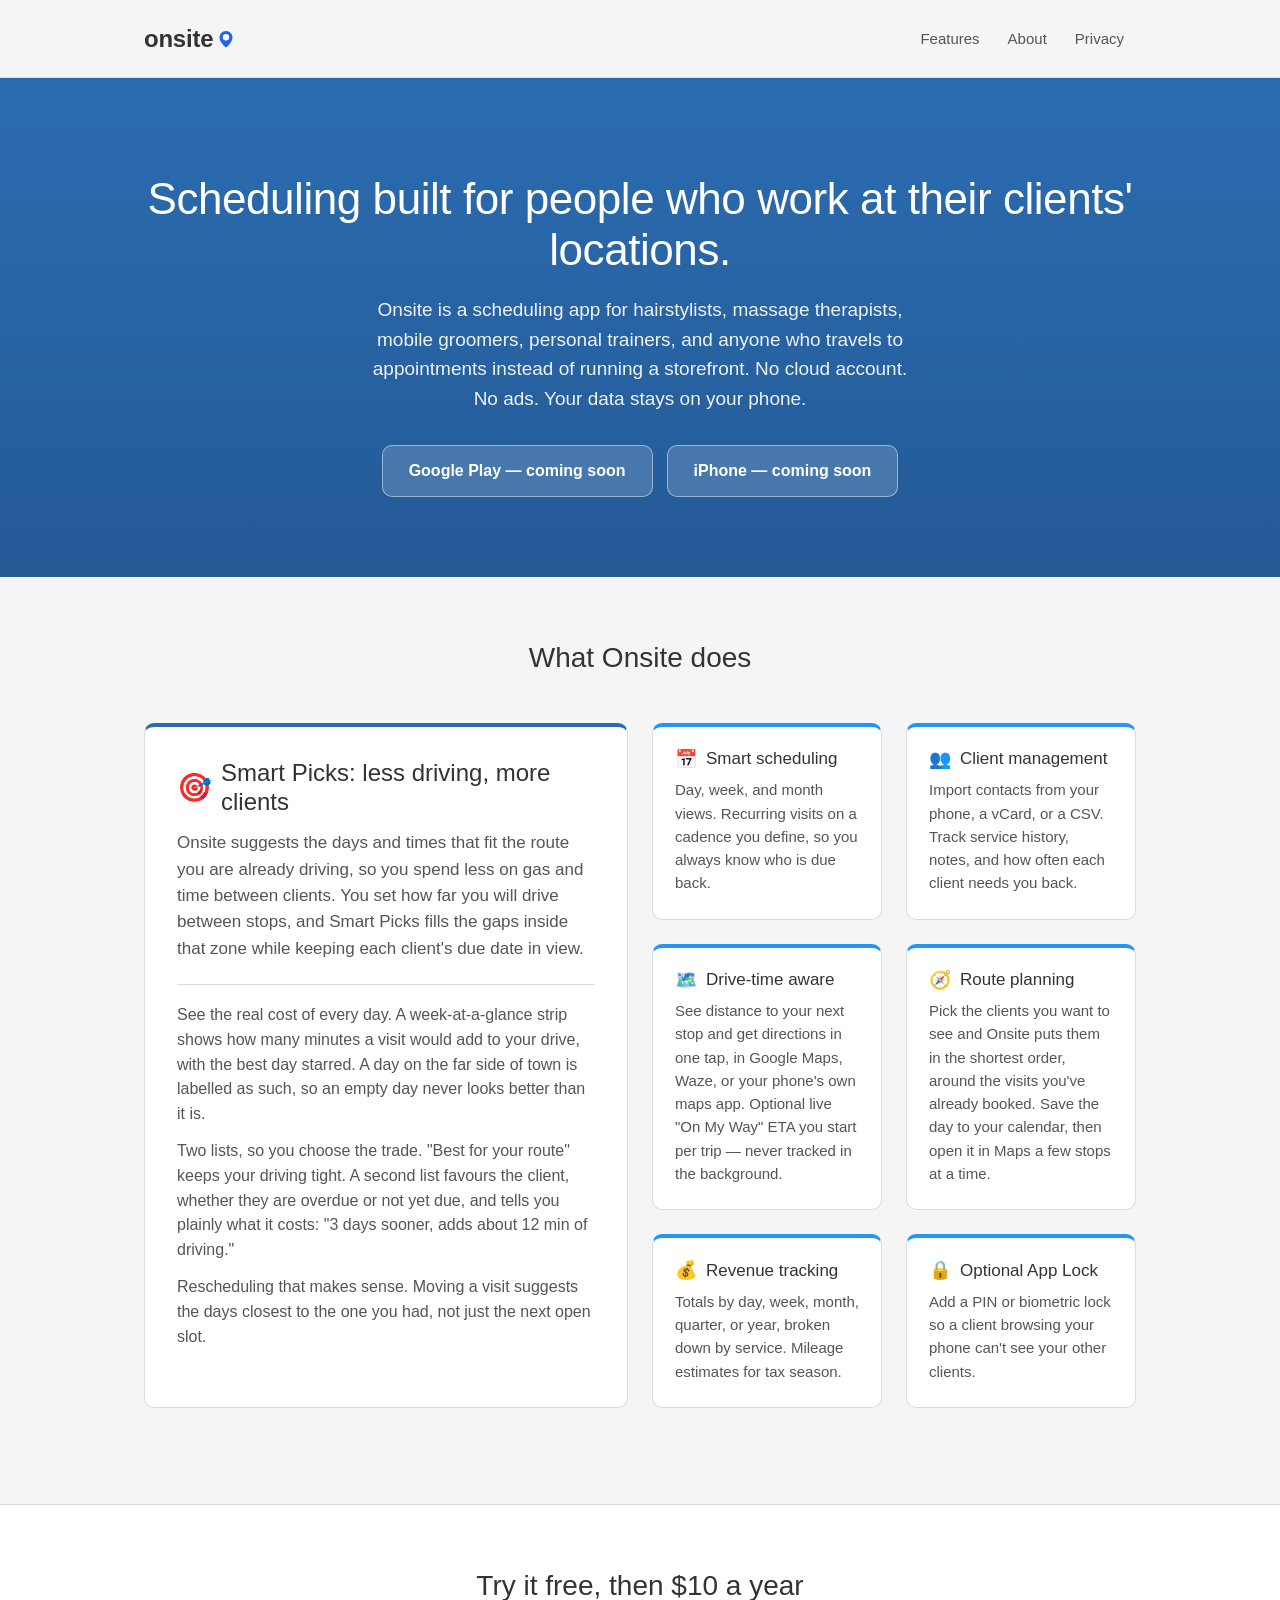
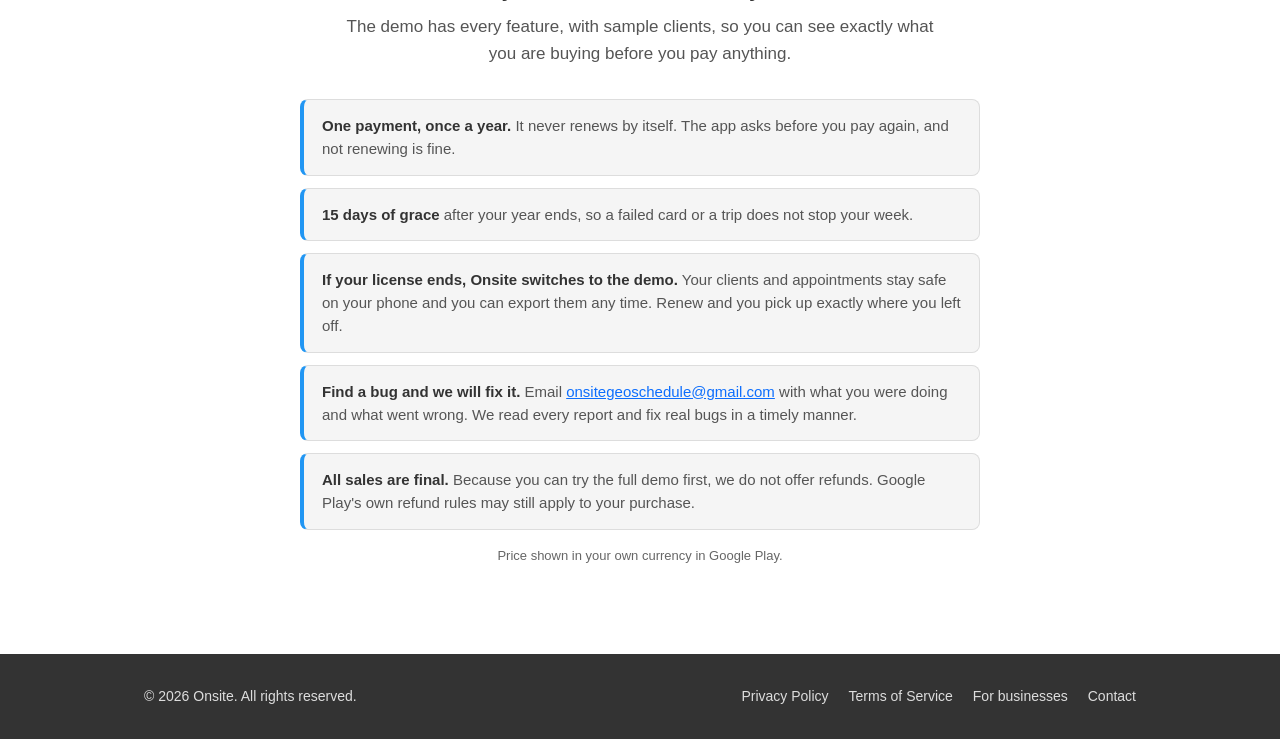
<file: index.html>
<!doctype html>
<html lang="en">
<head>
<meta charset="utf-8">
<meta name="viewport" content="width=device-width, initial-scale=1">
<title>Onsite — Scheduling for mobile service pros</title>
<meta name="description" content="Onsite is a scheduling app for mobile service professionals — hairstylists, massage therapists, groomers, trainers. No cloud account, no ads, your data stays on your phone.">
<link rel="stylesheet" href="https://cdn.jsdelivr.net/npm/bootstrap@5.3.3/dist/css/bootstrap.min.css" integrity="sha384-QWTKZyjpPEjISv5WaRU9OFeRpok6YctnYmDr5pNlyT2bRjXh0JMhjY6hW+ALEwIH" crossorigin="anonymous">
<link rel="stylesheet" href="style.css">
</head>
<body>

<header class="site">
  <div class="wrap site-header-inner">
    <a class="logo" href="index.html">
      <span class="logo-word">onsite</span>
      <svg class="logo-pin" viewBox="0 0 180 180" fill="none" aria-hidden="true">
        <path d="M90 24C60.7 24 37 47.7 37 77c0 39.4 45.3 76 50.6 80.1a3.8 3.8 0 0 0 4.8 0C97.7 153 143 116.4 143 77c0-29.3-23.7-53-53-53Z" fill="#2563eb"/>
        <circle cx="90" cy="76" r="26" fill="#ffffff"/>
      </svg>
    </a>
    <nav class="site-nav nav nav-pills" aria-label="Site">
      <a class="nav-link" href="#features">Features</a>
      <a class="nav-link" href="about.html">About</a>
      <a class="nav-link" href="privacy.html">Privacy</a>
    </nav>
  </div>
</header>

<section class="hero">
  <div class="wrap">
    <h1>Scheduling built for people who work at their clients' locations.</h1>
    <p class="lede">
      Onsite is a scheduling app for hairstylists, massage therapists, mobile groomers,
      personal trainers, and anyone who travels to appointments instead of running a
      storefront. No cloud account. No ads. Your data stays on your phone.
    </p>
    <div class="platform-row">
      <span class="btn disabled">Google Play — coming soon</span>
      <span class="btn disabled">iPhone — coming soon</span>
    </div>
  </div>
</section>

<section class="features" id="features">
  <div class="wrap">
    <h2>What Onsite does</h2>
    <div class="row g-4">
      <div class="col-lg-6">
          <div class="feature-card lead h-100">
              <h3><span class="feature-icon">🎯</span> Smart Picks: less driving, more clients</h3>
              <p>Onsite suggests the days and times that fit the route you are already driving, so you spend less on gas and time between clients. You set how far you will drive between stops, and Smart Picks fills the gaps inside that zone while keeping each client's due date in view.</p>
              <ul class="lead-points">
                <li><strong>See the real cost of every day.</strong> A week-at-a-glance strip shows how many minutes a visit would add to your drive, with the best day starred. A day on the far side of town is labelled as such, so an empty day never looks better than it is.</li>
                <li><strong>Two lists, so you choose the trade.</strong> "Best for your route" keeps your driving tight. A second list favours the client, whether they are overdue or not yet due, and tells you plainly what it costs: "3 days sooner, adds about 12 min of driving."</li>
                <li><strong>Rescheduling that makes sense.</strong> Moving a visit suggests the days closest to the one you had, not just the next open slot.</li>
              </ul>
          </div>
      </div>
      <div class="col-lg-6">
        <div class="row g-4">
          <div class="col-sm-6">
              <div class="feature-card h-100">
                  <h3><span class="feature-icon">📅</span> Smart scheduling</h3>
                  <p>Day, week, and month views. Recurring visits on a cadence you define, so you always know who is due back.</p>
              </div>
          </div>
          <div class="col-sm-6">
              <div class="feature-card h-100">
                  <h3><span class="feature-icon">👥</span> Client management</h3>
                  <p>Import contacts from your phone, a vCard, or a CSV. Track service history, notes, and how often each client needs you back.</p>
              </div>
          </div>
          <div class="col-sm-6">
              <div class="feature-card h-100">
                  <h3><span class="feature-icon">🗺️</span> Drive-time aware</h3>
                  <p>See distance to your next stop and get directions in one tap, in Google Maps, Waze, or your phone's own maps app. Optional live "On My Way" ETA you start per trip — never tracked in the background.</p>
              </div>
          </div>
          <div class="col-sm-6">
              <div class="feature-card h-100">
                  <h3><span class="feature-icon">🧭</span> Route planning</h3>
                  <p>Pick the clients you want to see and Onsite puts them in the shortest order, around the visits you've already booked. Save the day to your calendar, then open it in Maps a few stops at a time.</p>
              </div>
          </div>
          <div class="col-sm-6">
              <div class="feature-card h-100">
                  <h3><span class="feature-icon">💰</span> Revenue tracking</h3>
                  <p>Totals by day, week, month, quarter, or year, broken down by service. Mileage estimates for tax season.</p>
              </div>
          </div>
          <div class="col-sm-6">
              <div class="feature-card h-100">
                  <h3><span class="feature-icon">🔒</span> Optional App Lock</h3>
                  <p>Add a PIN or biometric lock so a client browsing your phone can't see your other clients.</p>
              </div>
          </div>
        </div>
      </div>
    </div>
  </div>
</section>

<section class="pricing" id="pricing">
  <div class="wrap">
    <h2>Try it free, then $10 a year</h2>
    <p class="pricing-lede">The demo has every feature, with sample clients, so you can see exactly what you are buying before you pay anything.</p>
    <ul class="pricing-list">
      <li><strong>One payment, once a year.</strong> It never renews by itself. The app asks before you pay again, and not renewing is fine.</li>
      <li><strong>15 days of grace</strong> after your year ends, so a failed card or a trip does not stop your week.</li>
      <li><strong>If your license ends, Onsite switches to the demo.</strong> Your clients and appointments stay safe on your phone and you can export them any time. Renew and you pick up exactly where you left off.</li>
      <li><strong>Find a bug and we will fix it.</strong> Email <a href="mailto:onsitegeoschedule@gmail.com">onsitegeoschedule@gmail.com</a> with what you were doing and what went wrong. We read every report and fix real bugs in a timely manner.</li>
      <li><strong>All sales are final.</strong> Because you can try the full demo first, we do not offer refunds. Google Play's own refund rules may still apply to your purchase.</li>
    </ul>
    <p class="pricing-note">Price shown in your own currency in Google Play.</p>
  </div>
</section>

<footer class="site">
  <div class="wrap site-footer-inner">
    <span>© 2026 Onsite. All rights reserved.</span>
    <nav>
      <a href="privacy.html">Privacy Policy</a>
      <a href="terms.html">Terms of Service</a>
      <a href="online-booking.html">For businesses</a>
      <a href="mailto:onsitegeoschedule@gmail.com">Contact</a>
    </nav>
  </div>
</footer>

</body>
</html>
</file>
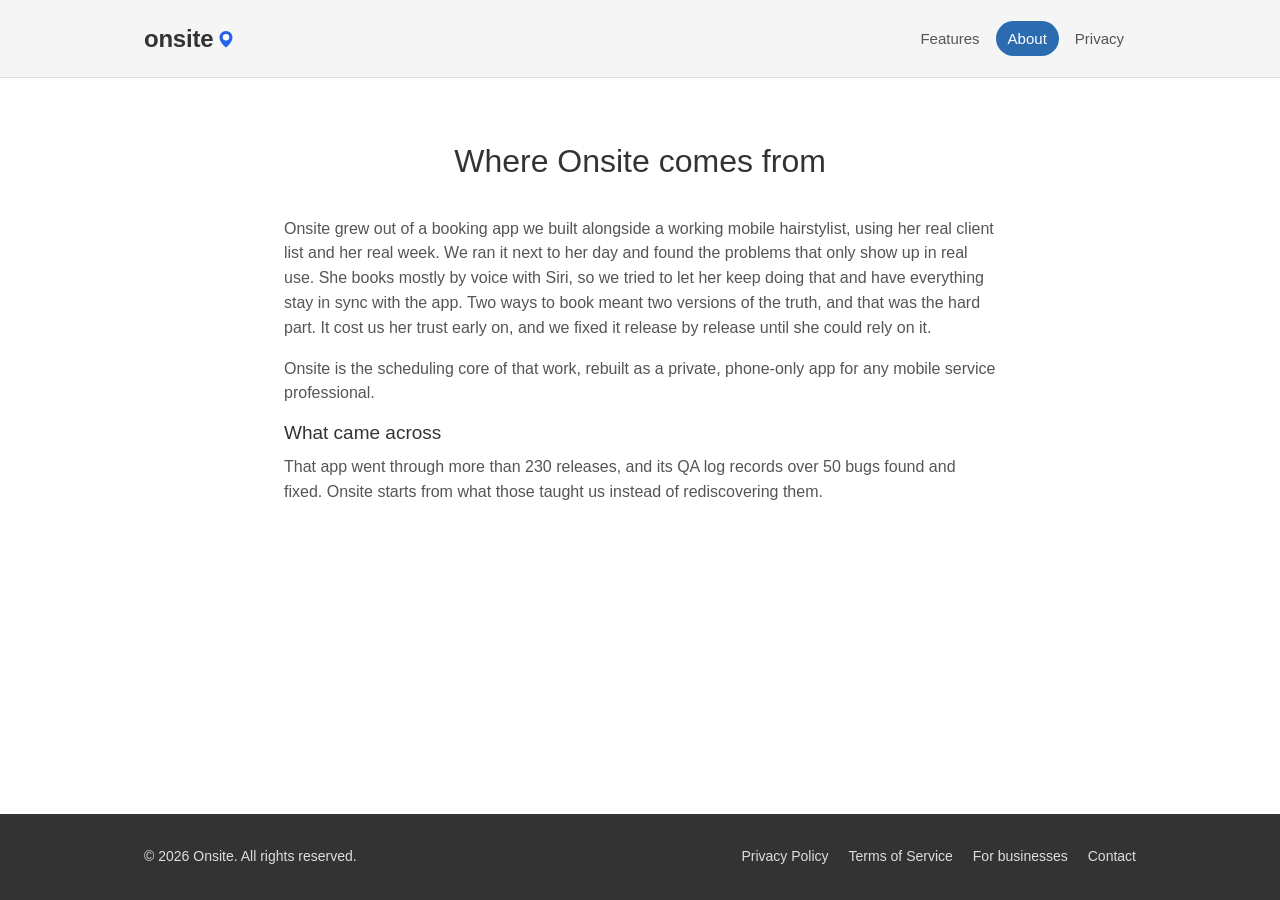
<file: about.html>
<!doctype html>
<html lang="en">
<head>
<meta charset="utf-8">
<meta name="viewport" content="width=device-width, initial-scale=1">
<title>About — Onsite</title>
<meta name="description" content="Where Onsite comes from: a booking app built alongside a working mobile hairstylist.">
<link rel="stylesheet" href="https://cdn.jsdelivr.net/npm/bootstrap@5.3.3/dist/css/bootstrap.min.css" integrity="sha384-QWTKZyjpPEjISv5WaRU9OFeRpok6YctnYmDr5pNlyT2bRjXh0JMhjY6hW+ALEwIH" crossorigin="anonymous">
<link rel="stylesheet" href="style.css">
</head>
<body>

<header class="site">
  <div class="wrap site-header-inner">
    <a class="logo" href="index.html">
      <span class="logo-word">onsite</span>
      <svg class="logo-pin" viewBox="0 0 180 180" fill="none" aria-hidden="true">
        <path d="M90 24C60.7 24 37 47.7 37 77c0 39.4 45.3 76 50.6 80.1a3.8 3.8 0 0 0 4.8 0C97.7 153 143 116.4 143 77c0-29.3-23.7-53-53-53Z" fill="#2563eb"/>
        <circle cx="90" cy="76" r="26" fill="#ffffff"/>
      </svg>
    </a>
    <nav class="site-nav nav nav-pills" aria-label="Site">
      <a class="nav-link" href="index.html#features">Features</a>
      <a class="nav-link active" aria-current="page" href="about.html">About</a>
      <a class="nav-link" href="privacy.html">Privacy</a>
    </nav>
  </div>
</header>

<section class="about" id="about">
  <div class="wrap about-narrow">
    <h1>Where Onsite comes from</h1>
        <p>Onsite grew out of a booking app we built alongside a working mobile hairstylist, using her real client list and her real week. We ran it next to her day and found the problems that only show up in real use. She books mostly by voice with Siri, so we tried to let her keep doing that and have everything stay in sync with the app. Two ways to book meant two versions of the truth, and that was the hard part. It cost us her trust early on, and we fixed it release by release until she could rely on it.</p>
        <p>Onsite is the scheduling core of that work, rebuilt as a private, phone-only app for any mobile service professional.</p>

    <h3>What came across</h3>
    <p>That app went through more than 230 releases, and its QA log records over 50 bugs found and fixed. Onsite starts from what those taught us instead of rediscovering them.</p>

  </div>
</section>

<footer class="site">
  <div class="wrap site-footer-inner">
    <span>© 2026 Onsite. All rights reserved.</span>
    <nav>
      <a href="privacy.html">Privacy Policy</a>
      <a href="terms.html">Terms of Service</a>
      <a href="online-booking.html">For businesses</a>
      <a href="mailto:onsitegeoschedule@gmail.com">Contact</a>
    </nav>
  </div>
</footer>

</body>
</html>
</file>
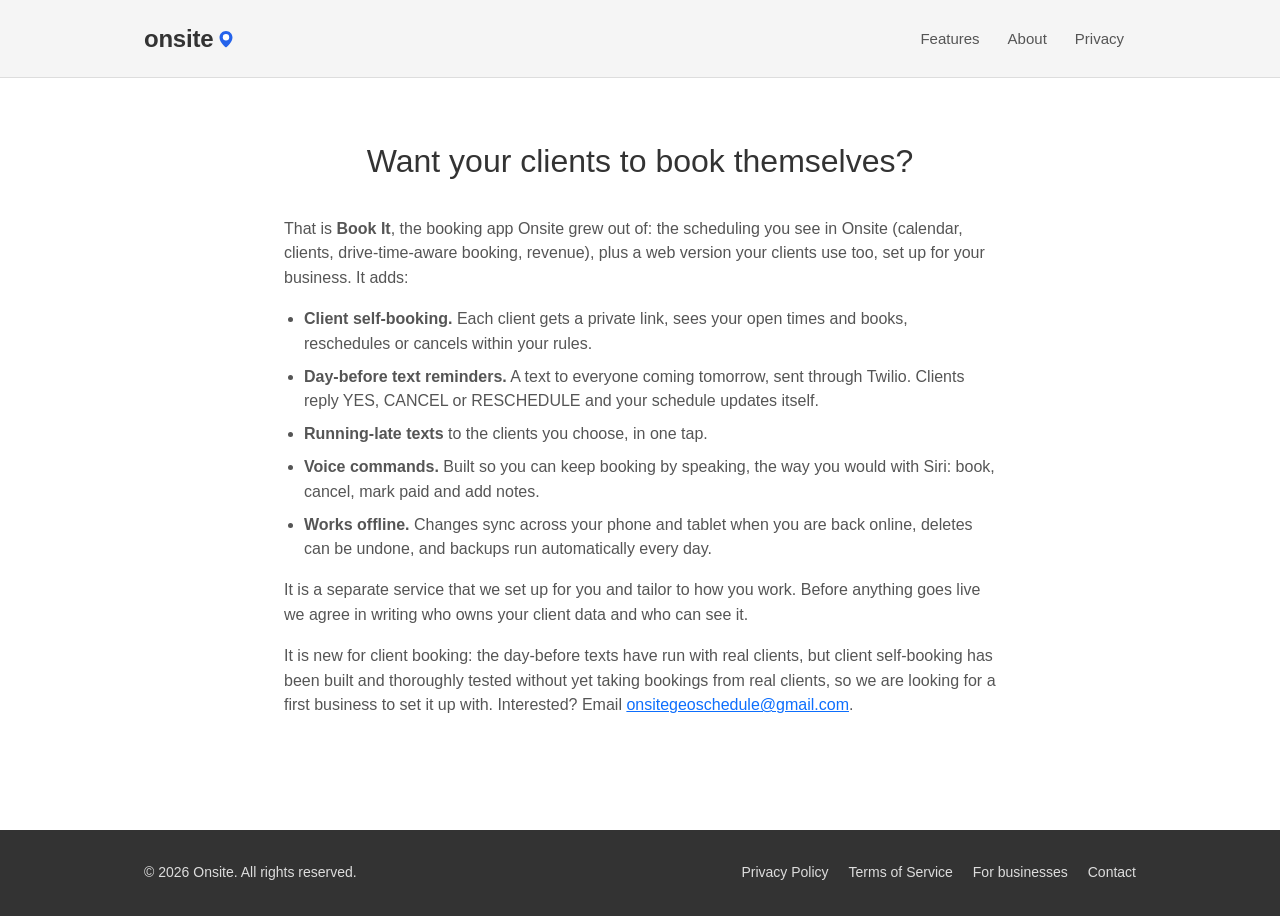
<file: online-booking.html>
<!doctype html>
<html lang="en">
<head>
<meta charset="utf-8">
<meta name="viewport" content="width=device-width, initial-scale=1">
<title>Online booking for your business — Onsite</title>
<meta name="description" content="Online booking set up for your business: your clients see your open times and book, with day-before text reminders.">
<link rel="stylesheet" href="https://cdn.jsdelivr.net/npm/bootstrap@5.3.3/dist/css/bootstrap.min.css" integrity="sha384-QWTKZyjpPEjISv5WaRU9OFeRpok6YctnYmDr5pNlyT2bRjXh0JMhjY6hW+ALEwIH" crossorigin="anonymous">
<link rel="stylesheet" href="style.css">
</head>
<body>

<header class="site">
  <div class="wrap site-header-inner">
    <a class="logo" href="index.html">
      <span class="logo-word">onsite</span>
      <svg class="logo-pin" viewBox="0 0 180 180" fill="none" aria-hidden="true">
        <path d="M90 24C60.7 24 37 47.7 37 77c0 39.4 45.3 76 50.6 80.1a3.8 3.8 0 0 0 4.8 0C97.7 153 143 116.4 143 77c0-29.3-23.7-53-53-53Z" fill="#2563eb"/>
        <circle cx="90" cy="76" r="26" fill="#ffffff"/>
      </svg>
    </a>
    <nav class="site-nav nav nav-pills" aria-label="Site">
      <a class="nav-link" href="index.html#features">Features</a>
      <a class="nav-link" href="about.html">About</a>
      <a class="nav-link" href="privacy.html">Privacy</a>
    </nav>
  </div>
</header>

<section class="about" id="online-booking">
  <div class="wrap about-narrow">
    <h1>Want your clients to book themselves?</h1>
        <p>That is <strong>Book It</strong>, the booking app Onsite grew out of: the scheduling you see in Onsite (calendar, clients, drive-time-aware booking, revenue), plus a web version your clients use too, set up for your business. It adds:</p>
        <ul class="about-list">
          <li><strong>Client self-booking.</strong> Each client gets a private link, sees your open times and books, reschedules or cancels within your rules.</li>
          <li><strong>Day-before text reminders.</strong> A text to everyone coming tomorrow, sent through Twilio. Clients reply YES, CANCEL or RESCHEDULE and your schedule updates itself.</li>
          <li><strong>Running-late texts</strong> to the clients you choose, in one tap.</li>
          <li><strong>Voice commands.</strong> Built so you can keep booking by speaking, the way you would with Siri: book, cancel, mark paid and add notes.</li>
          <li><strong>Works offline.</strong> Changes sync across your phone and tablet when you are back online, deletes can be undone, and backups run automatically every day.</li>
        </ul>
        <p>It is a separate service that we set up for you and tailor to how you work. Before anything goes live we agree in writing who owns your client data and who can see it.</p>
        <p>It is new for client booking: the day-before texts have run with real clients, but client self-booking has been built and thoroughly tested without yet taking bookings from real clients, so we are looking for a first business to set it up with. Interested? Email <a href="mailto:onsitegeoschedule@gmail.com">onsitegeoschedule@gmail.com</a>.</p>
  </div>
</section>

<footer class="site">
  <div class="wrap site-footer-inner">
    <span>© 2026 Onsite. All rights reserved.</span>
    <nav>
      <a href="privacy.html">Privacy Policy</a>
      <a href="terms.html">Terms of Service</a>
      <a href="online-booking.html">For businesses</a>
      <a href="mailto:onsitegeoschedule@gmail.com">Contact</a>
    </nav>
  </div>
</footer>

</body>
</html>
</file>
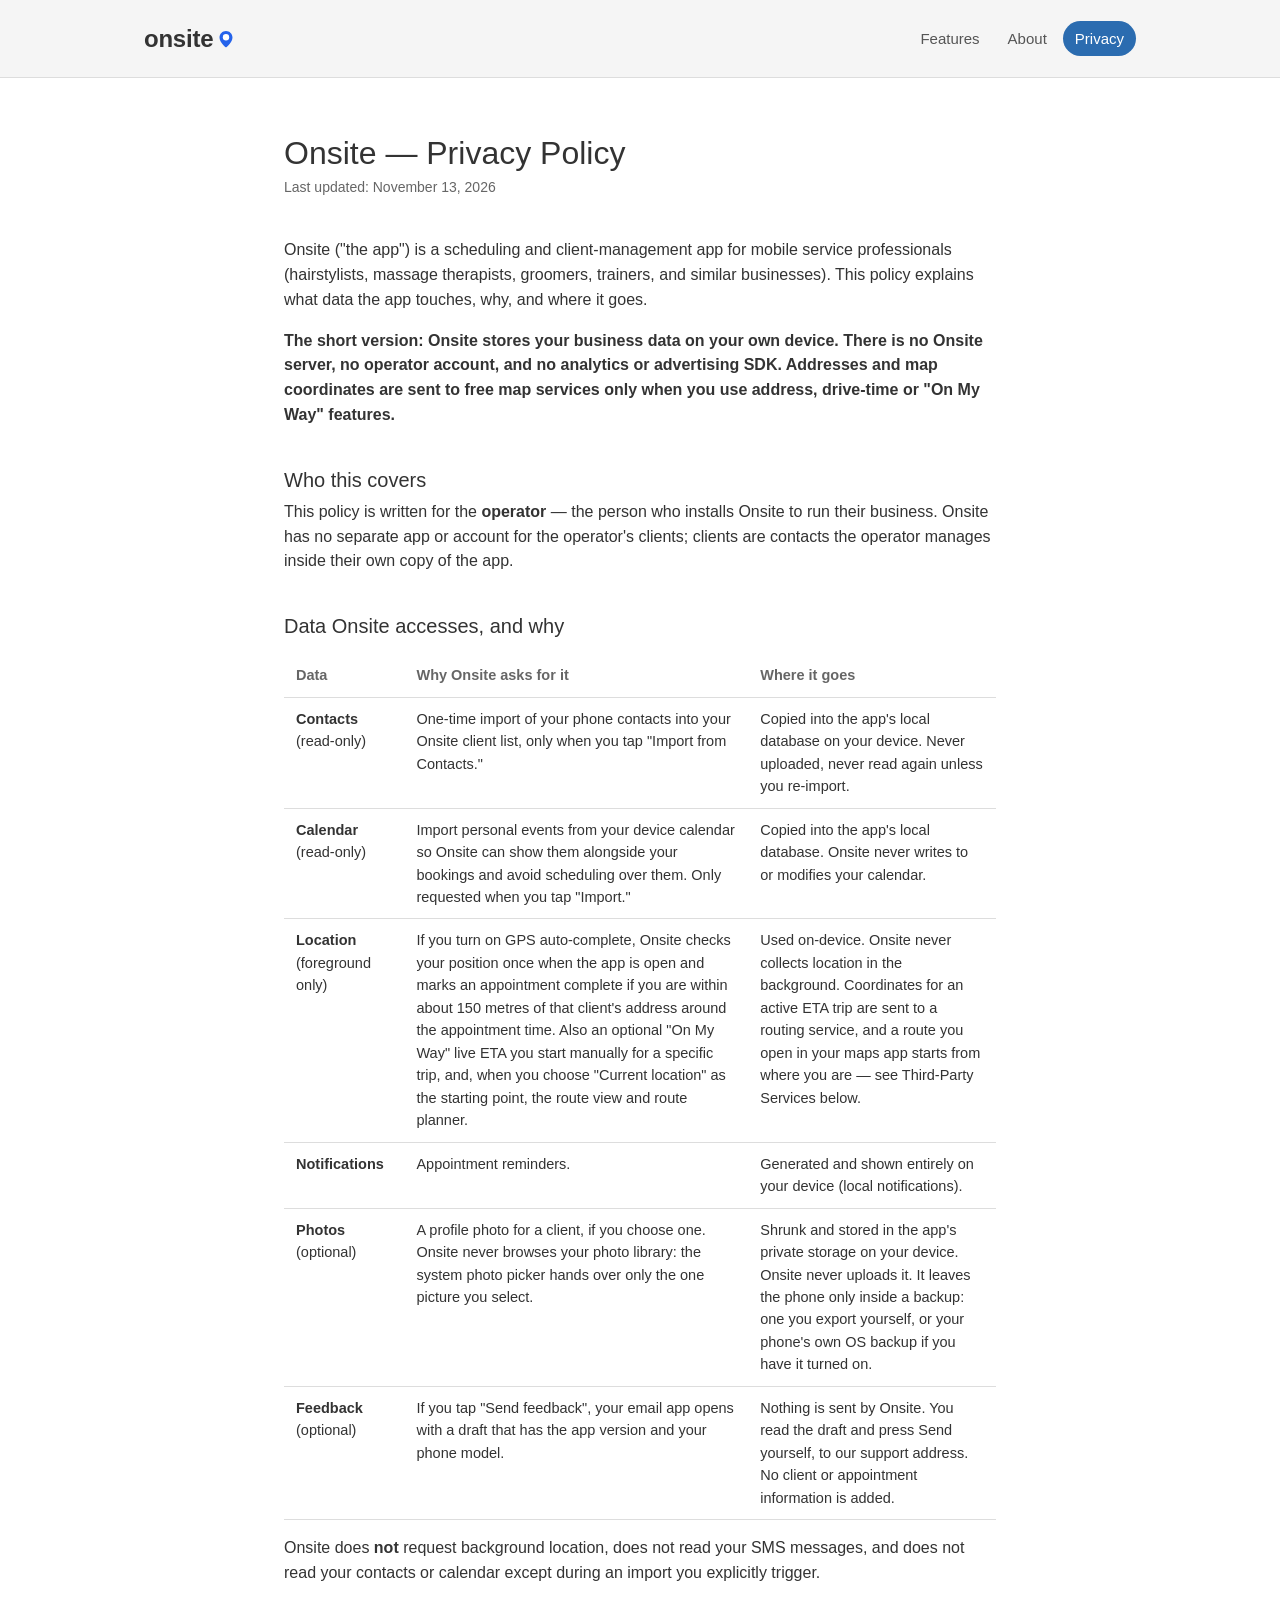
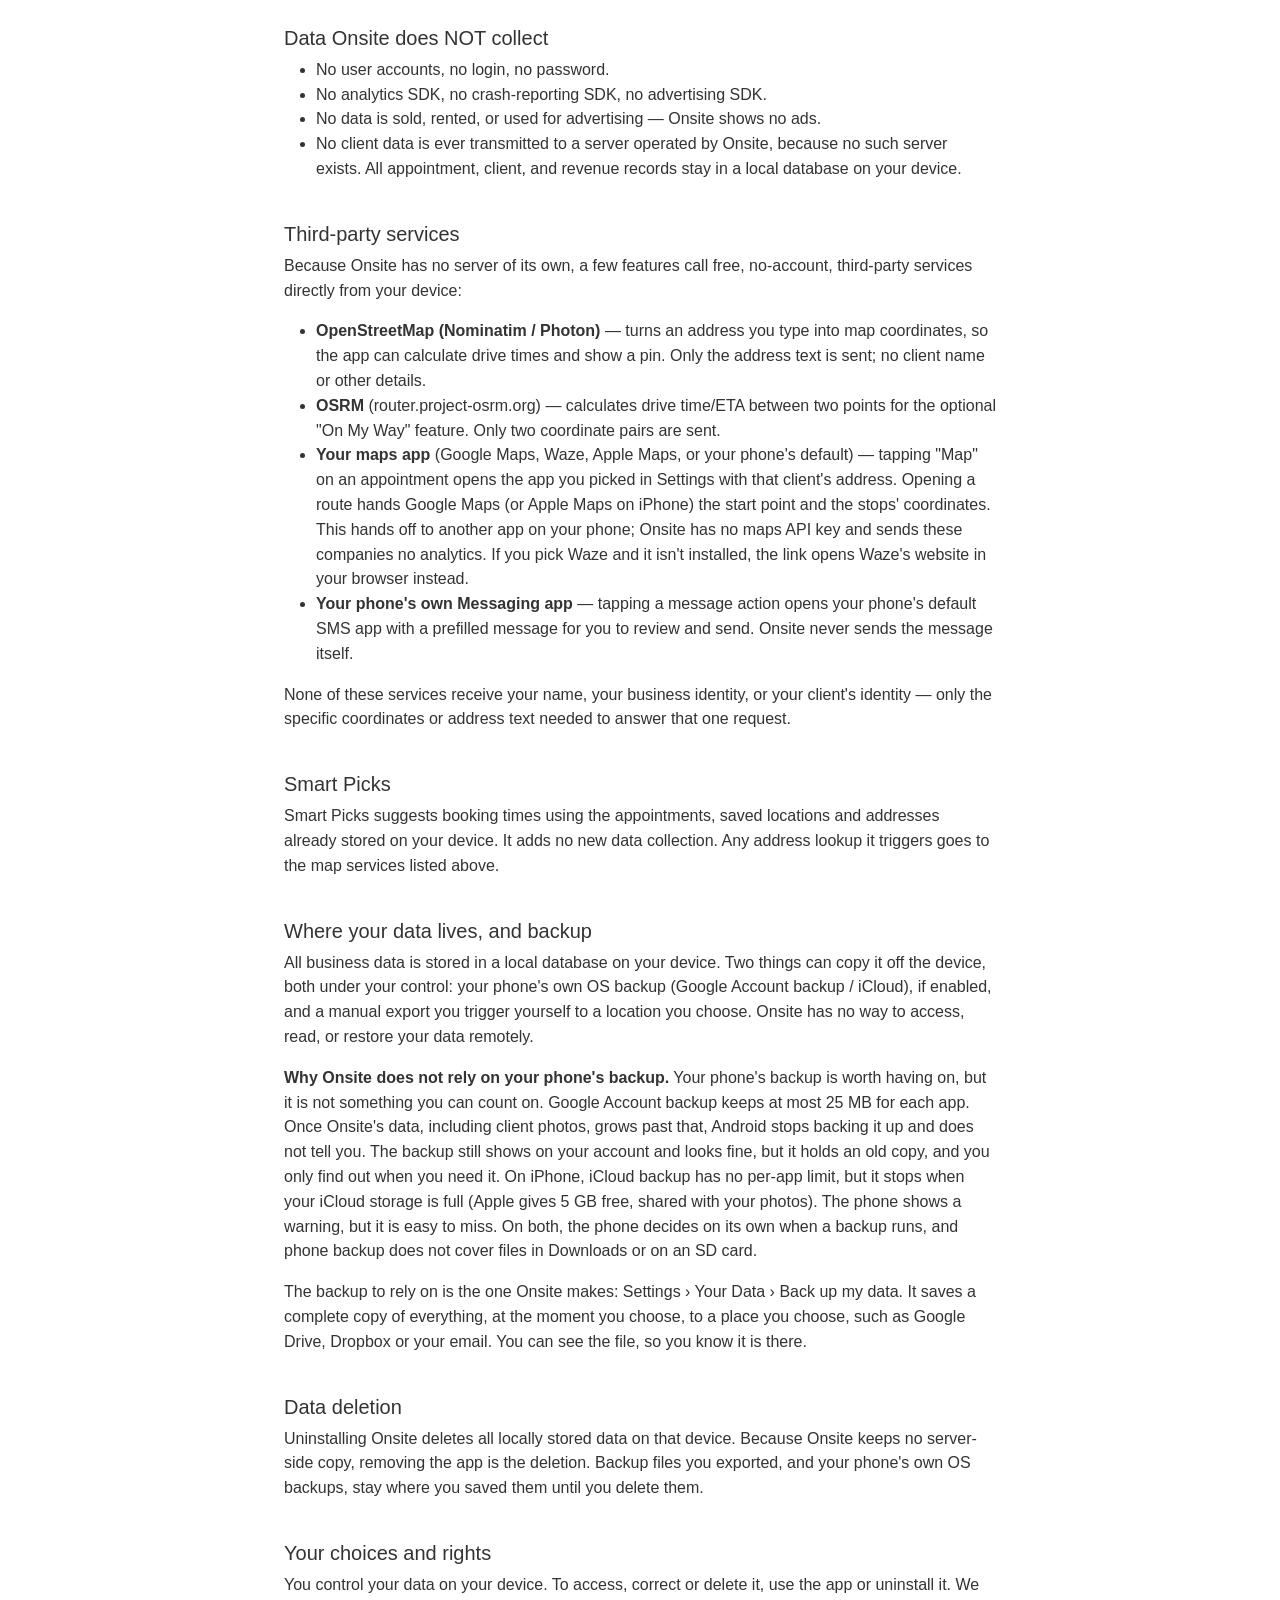
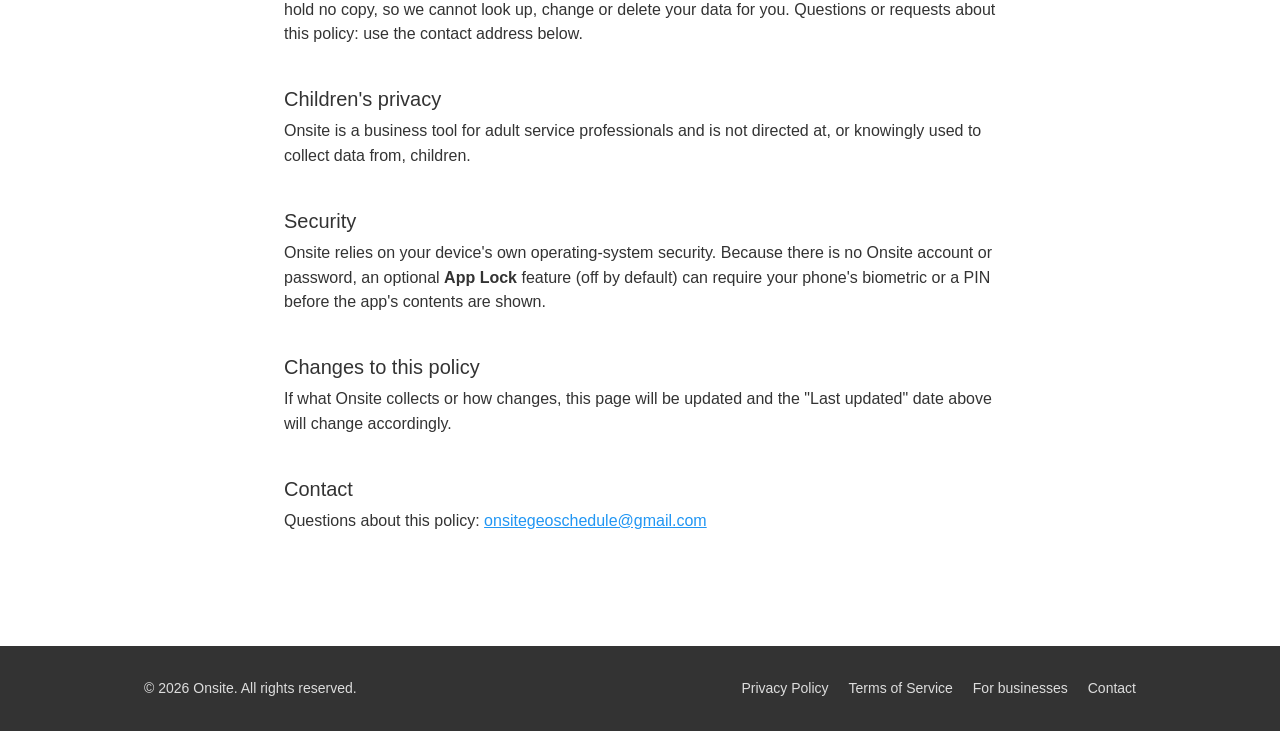
<file: privacy.html>
<!doctype html>
<html lang="en">
<head>
<meta charset="utf-8">
<meta name="viewport" content="width=device-width, initial-scale=1">
<title>Privacy Policy — Onsite</title>
<meta name="description" content="Onsite's privacy policy: what data the app accesses, why, and where it goes.">
<link rel="stylesheet" href="https://cdn.jsdelivr.net/npm/bootstrap@5.3.3/dist/css/bootstrap.min.css" integrity="sha384-QWTKZyjpPEjISv5WaRU9OFeRpok6YctnYmDr5pNlyT2bRjXh0JMhjY6hW+ALEwIH" crossorigin="anonymous">
<link rel="stylesheet" href="style.css">
</head>
<body>

<header class="site">
  <div class="wrap site-header-inner">
    <a class="logo" href="index.html">
      <span class="logo-word">onsite</span>
      <svg class="logo-pin" viewBox="0 0 180 180" fill="none" aria-hidden="true">
        <path d="M90 24C60.7 24 37 47.7 37 77c0 39.4 45.3 76 50.6 80.1a3.8 3.8 0 0 0 4.8 0C97.7 153 143 116.4 143 77c0-29.3-23.7-53-53-53Z" fill="#2563eb"/>
        <circle cx="90" cy="76" r="26" fill="#ffffff"/>
      </svg>
    </a>
    <nav class="site-nav nav nav-pills" aria-label="Site">
      <a class="nav-link" href="index.html#features">Features</a>
      <a class="nav-link" href="about.html">About</a>
      <a class="nav-link active" aria-current="page" href="privacy.html">Privacy</a>
    </nav>
  </div>
</header>

<article class="wrap policy">
  <h1>Onsite — Privacy Policy</h1>
  <p class="updated">Last updated: November 13, 2026</p>

  <p>Onsite ("the app") is a scheduling and client-management app for mobile service
  professionals (hairstylists, massage therapists, groomers, trainers, and similar
  businesses). This policy explains what data the app touches, why, and where it goes.</p>

  <p><strong>The short version: Onsite stores your business data on your own device.
  There is no Onsite server, no operator account, and no analytics or advertising SDK.
  Addresses and map coordinates are sent to free map services only when you use
  address, drive-time or "On My Way" features.</strong></p>

  <h2>Who this covers</h2>
  <p>This policy is written for the <strong>operator</strong> — the person who installs
  Onsite to run their business. Onsite has no separate app or account for the
  operator's clients; clients are contacts the operator manages inside their own copy
  of the app.</p>

  <h2>Data Onsite accesses, and why</h2>
  <table>
    <thead>
      <tr><th>Data</th><th>Why Onsite asks for it</th><th>Where it goes</th></tr>
    </thead>
    <tbody>
      <tr>
        <td><strong>Contacts</strong> (read-only)</td>
        <td>One-time import of your phone contacts into your Onsite client list, only when you tap "Import from Contacts."</td>
        <td>Copied into the app's local database on your device. Never uploaded, never read again unless you re-import.</td>
      </tr>
      <tr>
        <td><strong>Calendar</strong> (read-only)</td>
        <td>Import personal events from your device calendar so Onsite can show them alongside your bookings and avoid scheduling over them. Only requested when you tap "Import."</td>
        <td>Copied into the app's local database. Onsite never writes to or modifies your calendar.</td>
      </tr>
      <tr>
        <td><strong>Location</strong> (foreground only)</td>
        <td>If you turn on GPS auto-complete, Onsite checks your position once when the app is open and marks an appointment complete if you are within about 150 metres of that client's address around the appointment time. Also an optional "On My Way" live ETA you start manually for a specific trip, and, when you choose "Current location" as the starting point, the route view and route planner.</td>
        <td>Used on-device. Onsite never collects location in the background. Coordinates for an active ETA trip are sent to a routing service, and a route you open in your maps app starts from where you are — see Third-Party Services below.</td>
      </tr>
      <tr>
        <td><strong>Notifications</strong></td>
        <td>Appointment reminders.</td>
        <td>Generated and shown entirely on your device (local notifications).</td>
      </tr>
      <tr>
        <td><strong>Photos</strong> (optional)</td>
        <td>A profile photo for a client, if you choose one. Onsite never browses your photo library: the system photo picker hands over only the one picture you select.</td>
        <td>Shrunk and stored in the app's private storage on your device. Onsite never uploads it. It leaves the phone only inside a backup: one you export yourself, or your phone's own OS backup if you have it turned on.</td>
      </tr>
      <tr>
        <td><strong>Feedback</strong> (optional)</td>
        <td>If you tap "Send feedback", your email app opens with a draft that has the app version and your phone model.</td>
        <td>Nothing is sent by Onsite. You read the draft and press Send yourself, to our support address. No client or appointment information is added.</td>
      </tr>
    </tbody>
  </table>

  <p>Onsite does <strong>not</strong> request background location, does not read your
  SMS messages, and does not read your contacts or calendar except during an import
  you explicitly trigger.</p>

  <h2>Data Onsite does NOT collect</h2>
  <ul>
    <li>No user accounts, no login, no password.</li>
    <li>No analytics SDK, no crash-reporting SDK, no advertising SDK.</li>
    <li>No data is sold, rented, or used for advertising — Onsite shows no ads.</li>
    <li>No client data is ever transmitted to a server operated by Onsite, because no
      such server exists. All appointment, client, and revenue records stay in a local
      database on your device.</li>
  </ul>

  <h2>Third-party services</h2>
  <p>Because Onsite has no server of its own, a few features call free, no-account,
  third-party services directly from your device:</p>
  <ul>
    <li><strong>OpenStreetMap (Nominatim / Photon)</strong> — turns an address you type
      into map coordinates, so the app can calculate drive times and show a pin. Only
      the address text is sent; no client name or other details.</li>
    <li><strong>OSRM</strong> (router.project-osrm.org) — calculates drive time/ETA
      between two points for the optional "On My Way" feature. Only two coordinate
      pairs are sent.</li>
    <li><strong>Your maps app</strong> (Google Maps, Waze, Apple Maps, or your phone's
      default) — tapping "Map" on an appointment opens the app you picked in Settings with
      that client's address. Opening a route hands Google Maps (or Apple Maps on iPhone) the
      start point and the stops' coordinates. This hands off to another app on your phone;
      Onsite has no maps API key and sends these companies no analytics. If you pick Waze
      and it isn't installed, the link opens Waze's website in your browser instead.</li>
    <li><strong>Your phone's own Messaging app</strong> — tapping a message action opens
      your phone's default SMS app with a prefilled message for you to review and send.
      Onsite never sends the message itself.</li>
  </ul>
  <p>None of these services receive your name, your business identity, or your
  client's identity — only the specific coordinates or address text needed to answer
  that one request.</p>

  <h2>Smart Picks</h2>
  <p>Smart Picks suggests booking times using the appointments, saved locations and
  addresses already stored on your device. It adds no new data collection. Any address
  lookup it triggers goes to the map services listed above.</p>

  <h2>Where your data lives, and backup</h2>
  <p>All business data is stored in a local database on your device. Two things can
  copy it off the device, both under your control: your phone's own OS backup (Google
  Account backup / iCloud), if enabled, and a manual export you trigger yourself to a
  location you choose. Onsite has no way to access, read, or restore your data
  remotely.</p>
  <p><strong>Why Onsite does not rely on your phone's backup.</strong> Your phone's
  backup is worth having on, but it is not something you can count on. Google Account
  backup keeps at most 25 MB for each app. Once Onsite's data, including client photos,
  grows past that, Android stops backing it up and does not tell you. The backup still
  shows on your account and looks fine, but it holds an old copy, and you only find out
  when you need it. On iPhone, iCloud backup has no per-app limit, but it stops when your
  iCloud storage is full (Apple gives 5 GB free, shared with your photos). The phone
  shows a warning, but it is easy to miss. On both, the phone decides on its own when a
  backup runs, and phone backup does not cover files in Downloads or on an SD card.</p>
  <p>The backup to rely on is the one Onsite makes: Settings › Your Data › Back up my
  data. It saves a complete copy of everything, at the moment you choose, to a place you
  choose, such as Google Drive, Dropbox or your email. You can see the file, so you know
  it is there.</p>

  <h2>Data deletion</h2>
  <p>Uninstalling Onsite deletes all locally stored data on that device. Because
  Onsite keeps no server-side copy, removing the app is the deletion. Backup files you
  exported, and your phone's own OS backups, stay where you saved them until you delete
  them.</p>

  <h2>Your choices and rights</h2>
  <p>You control your data on your device. To access, correct or delete it, use the app or
  uninstall it. We hold no copy, so we cannot look up, change or delete your data for you.
  Questions or requests about this policy: use the contact address below.</p>

  <h2>Children's privacy</h2>
  <p>Onsite is a business tool for adult service professionals and is not directed at,
  or knowingly used to collect data from, children.</p>

  <h2>Security</h2>
  <p>Onsite relies on your device's own operating-system security. Because there is no
  Onsite account or password, an optional <strong>App Lock</strong> feature (off by
  default) can require your phone's biometric or a PIN before the app's contents are
  shown.</p>

  <h2>Changes to this policy</h2>
  <p>If what Onsite collects or how changes, this page will be updated and the "Last
  updated" date above will change accordingly.</p>

  <h2>Contact</h2>
  <p>Questions about this policy: <a href="mailto:onsitegeoschedule@gmail.com">onsitegeoschedule@gmail.com</a></p>
</article>

<footer class="site">
  <div class="wrap site-footer-inner">
    <span>© 2026 Onsite. All rights reserved.</span>
    <nav>
      <a href="privacy.html">Privacy Policy</a>
      <a href="terms.html">Terms of Service</a>
      <a href="online-booking.html">For businesses</a>
      <a href="mailto:onsitegeoschedule@gmail.com">Contact</a>
    </nav>
  </div>
</footer>

</body>
</html>
</file>
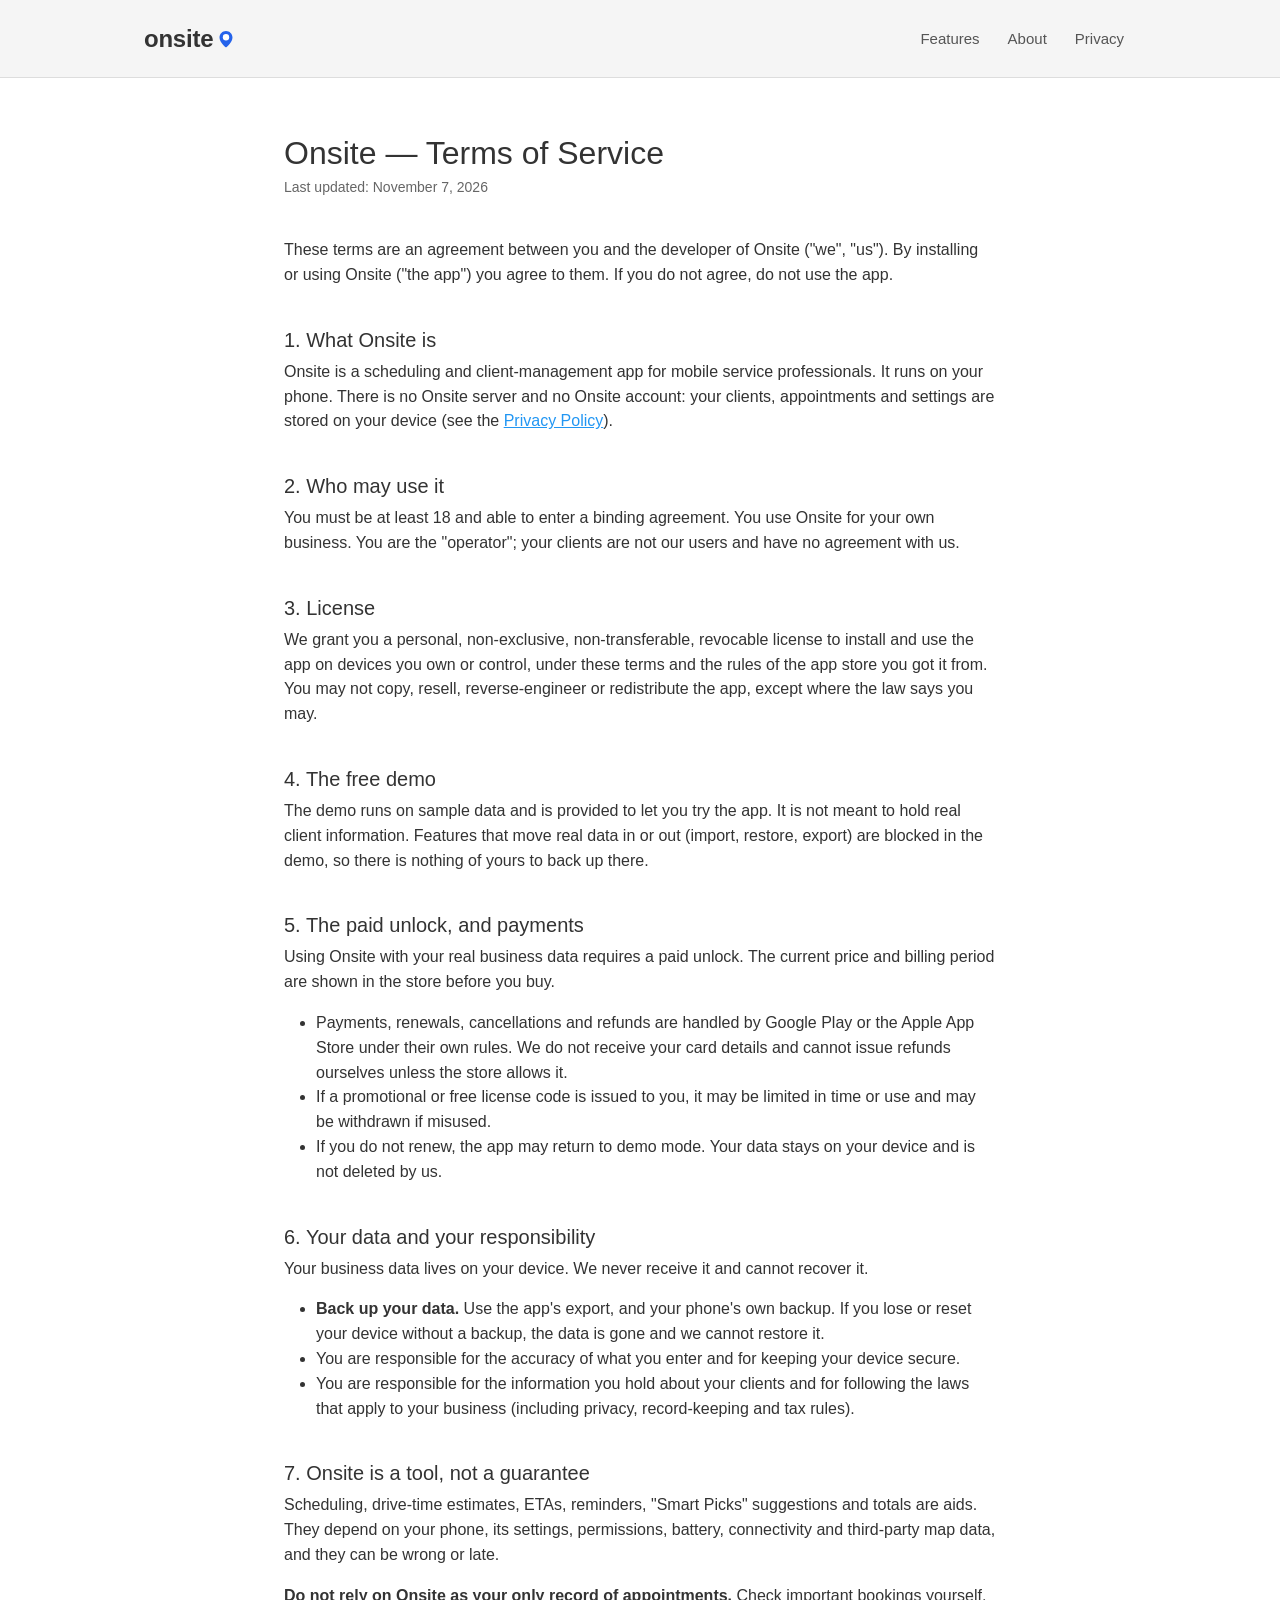
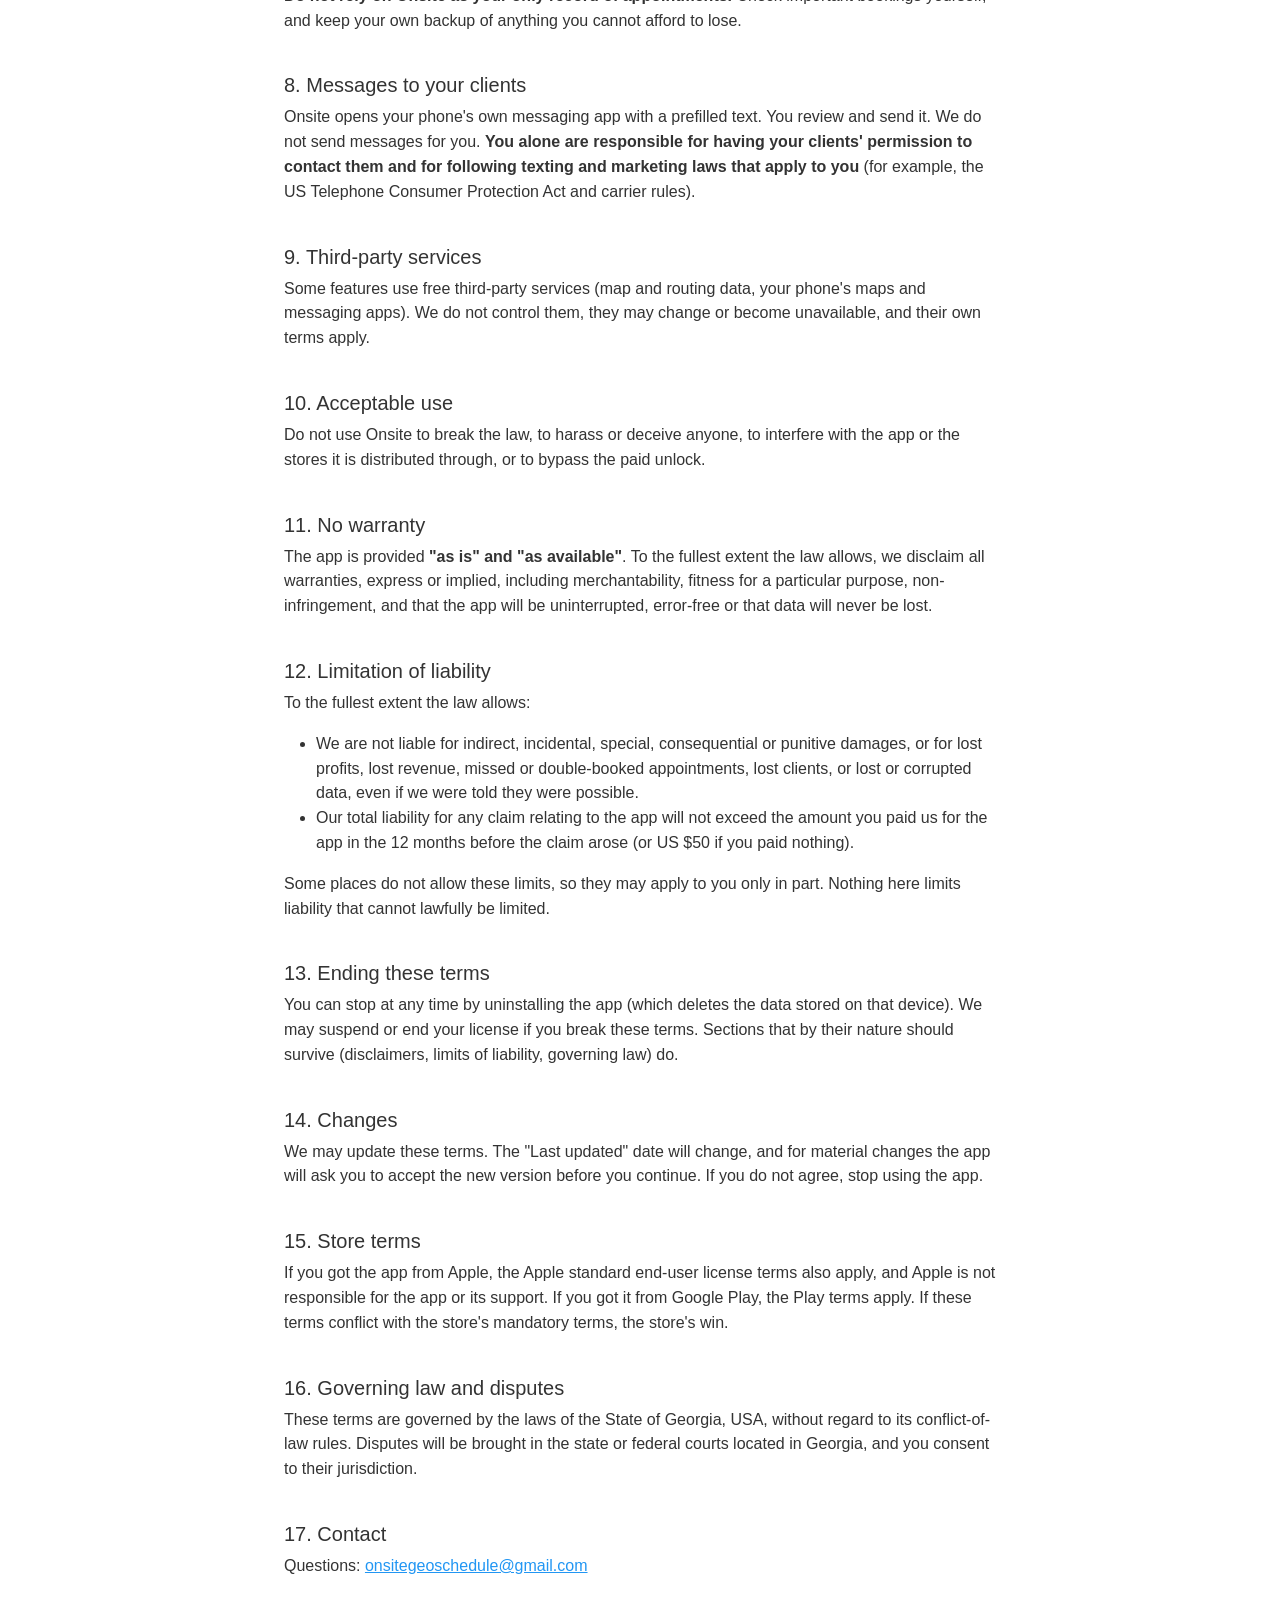
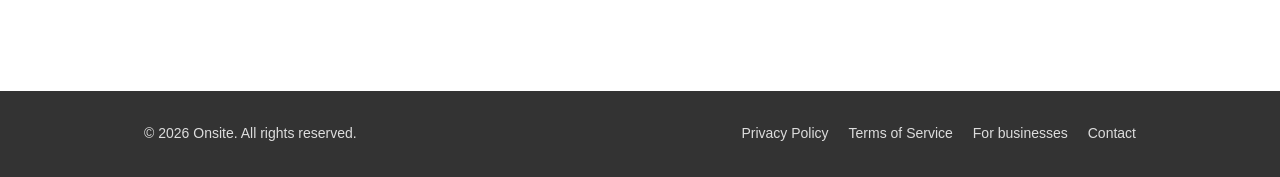
<file: terms.html>
<!doctype html>
<html lang="en">
<head>
<meta charset="utf-8">
<meta name="viewport" content="width=device-width, initial-scale=1">
<title>Terms of Service — Onsite</title>
<meta name="description" content="Onsite's terms of service: the license, the paid unlock, your data, and the limits of what the app guarantees.">
<link rel="stylesheet" href="https://cdn.jsdelivr.net/npm/bootstrap@5.3.3/dist/css/bootstrap.min.css" integrity="sha384-QWTKZyjpPEjISv5WaRU9OFeRpok6YctnYmDr5pNlyT2bRjXh0JMhjY6hW+ALEwIH" crossorigin="anonymous">
<link rel="stylesheet" href="style.css">
</head>
<body>

<header class="site">
  <div class="wrap site-header-inner">
    <a class="logo" href="index.html">
      <span class="logo-word">onsite</span>
      <svg class="logo-pin" viewBox="0 0 180 180" fill="none" aria-hidden="true">
        <path d="M90 24C60.7 24 37 47.7 37 77c0 39.4 45.3 76 50.6 80.1a3.8 3.8 0 0 0 4.8 0C97.7 153 143 116.4 143 77c0-29.3-23.7-53-53-53Z" fill="#2563eb"/>
        <circle cx="90" cy="76" r="26" fill="#ffffff"/>
      </svg>
    </a>
    <nav class="site-nav nav nav-pills" aria-label="Site">
      <a class="nav-link" href="index.html#features">Features</a>
      <a class="nav-link" href="about.html">About</a>
      <a class="nav-link" href="privacy.html">Privacy</a>
    </nav>
  </div>
</header>

<article class="wrap policy">
  <h1>Onsite — Terms of Service</h1>
  <p class="updated">Last updated: November 7, 2026</p>

  <p>These terms are an agreement between you and the developer of Onsite ("we", "us").
  By installing or using Onsite ("the app") you agree to them. If you do not agree, do not
  use the app.</p>

  <h2>1. What Onsite is</h2>
  <p>Onsite is a scheduling and client-management app for mobile service professionals. It
  runs on your phone. There is no Onsite server and no Onsite account: your clients,
  appointments and settings are stored on your device (see the
  <a href="privacy.html">Privacy Policy</a>).</p>

  <h2>2. Who may use it</h2>
  <p>You must be at least 18 and able to enter a binding agreement. You use Onsite for your
  own business. You are the "operator"; your clients are not our users and have no agreement
  with us.</p>

  <h2>3. License</h2>
  <p>We grant you a personal, non-exclusive, non-transferable, revocable license to install
  and use the app on devices you own or control, under these terms and the rules of the app
  store you got it from. You may not copy, resell, reverse-engineer or redistribute the app,
  except where the law says you may.</p>

  <h2>4. The free demo</h2>
  <p>The demo runs on sample data and is provided to let you try the app. It is not meant to
  hold real client information. Features that move real data in or out (import, restore,
  export) are blocked in the demo, so there is nothing of yours to back up there.</p>

  <h2>5. The paid unlock, and payments</h2>
  <p>Using Onsite with your real business data requires a paid unlock. The current price and
  billing period are shown in the store before you buy.</p>
  <ul>
    <li>Payments, renewals, cancellations and refunds are handled by Google Play or the Apple
      App Store under their own rules. We do not receive your card details and cannot issue
      refunds ourselves unless the store allows it.</li>
    <li>If a promotional or free license code is issued to you, it may be limited in time or
      use and may be withdrawn if misused.</li>
    <li>If you do not renew, the app may return to demo mode. Your data stays on your device
      and is not deleted by us.</li>
  </ul>

  <h2>6. Your data and your responsibility</h2>
  <p>Your business data lives on your device. We never receive it and cannot recover it.</p>
  <ul>
    <li><strong>Back up your data.</strong> Use the app's export, and your phone's own
      backup. If you lose or reset your device without a backup, the data is gone and we
      cannot restore it.</li>
    <li>You are responsible for the accuracy of what you enter and for keeping your device
      secure.</li>
    <li>You are responsible for the information you hold about your clients and for
      following the laws that apply to your business (including privacy, record-keeping and
      tax rules).</li>
  </ul>

  <h2>7. Onsite is a tool, not a guarantee</h2>
  <p>Scheduling, drive-time estimates, ETAs, reminders, "Smart Picks" suggestions and totals
  are aids. They depend on your phone, its settings, permissions, battery, connectivity and
  third-party map data, and they can be wrong or late.</p>
  <p><strong>Do not rely on Onsite as your only record of appointments.</strong> Check
  important bookings yourself, and keep your own backup of anything you cannot afford to
  lose.</p>

  <h2>8. Messages to your clients</h2>
  <p>Onsite opens your phone's own messaging app with a prefilled text. You review and send
  it. We do not send messages for you. <strong>You alone are responsible for having your
  clients' permission to contact them and for following texting and marketing laws that
  apply to you</strong> (for example, the US Telephone Consumer Protection Act and carrier
  rules).</p>

  <h2>9. Third-party services</h2>
  <p>Some features use free third-party services (map and routing data, your phone's maps
  and messaging apps). We do not control them, they may change or become unavailable, and
  their own terms apply.</p>

  <h2>10. Acceptable use</h2>
  <p>Do not use Onsite to break the law, to harass or deceive anyone, to interfere with the
  app or the stores it is distributed through, or to bypass the paid unlock.</p>

  <h2>11. No warranty</h2>
  <p>The app is provided <strong>"as is" and "as available"</strong>. To the fullest extent
  the law allows, we disclaim all warranties, express or implied, including merchantability,
  fitness for a particular purpose, non-infringement, and that the app will be
  uninterrupted, error-free or that data will never be lost.</p>

  <h2>12. Limitation of liability</h2>
  <p>To the fullest extent the law allows:</p>
  <ul>
    <li>We are not liable for indirect, incidental, special, consequential or punitive
      damages, or for lost profits, lost revenue, missed or double-booked appointments, lost
      clients, or lost or corrupted data, even if we were told they were possible.</li>
    <li>Our total liability for any claim relating to the app will not exceed the amount you
      paid us for the app in the 12 months before the claim arose (or US $50 if you paid
      nothing).</li>
  </ul>
  <p>Some places do not allow these limits, so they may apply to you only in part. Nothing
  here limits liability that cannot lawfully be limited.</p>

  <h2>13. Ending these terms</h2>
  <p>You can stop at any time by uninstalling the app (which deletes the data stored on that
  device). We may suspend or end your license if you break these terms. Sections that by
  their nature should survive (disclaimers, limits of liability, governing law) do.</p>

  <h2>14. Changes</h2>
  <p>We may update these terms. The "Last updated" date will change, and for material
  changes the app will ask you to accept the new version before you continue. If you do not
  agree, stop using the app.</p>

  <h2>15. Store terms</h2>
  <p>If you got the app from Apple, the Apple standard end-user license terms also apply, and
  Apple is not responsible for the app or its support. If you got it from Google Play, the
  Play terms apply. If these terms conflict with the store's mandatory terms, the store's
  win.</p>

  <h2>16. Governing law and disputes</h2>
  <p>These terms are governed by the laws of the State of Georgia, USA, without regard to its
  conflict-of-law rules. Disputes will be brought in the state or federal courts located in
  Georgia, and you consent to their jurisdiction.</p>

  <h2>17. Contact</h2>
  <p>Questions: <a href="mailto:onsitegeoschedule@gmail.com">onsitegeoschedule@gmail.com</a></p>
</article>

<footer class="site">
  <div class="wrap site-footer-inner">
    <span>© 2026 Onsite. All rights reserved.</span>
    <nav>
      <a href="privacy.html">Privacy Policy</a>
      <a href="terms.html">Terms of Service</a>
      <a href="online-booking.html">For businesses</a>
      <a href="mailto:onsitegeoschedule@gmail.com">Contact</a>
    </nav>
  </div>
</footer>

</body>
</html>
</file>
<file: style.css>
/* The app's palette (see docs/APP_COLORS.md). */
:root {
  --accent: #2196f3;      /* primary blue: buttons, accents */
  --accent-deep: #2b6cb0; /* secondary blue: hero (white text passes contrast here) */
  --brand: #2563eb;       /* the pin mark only */
  --ink: #333333;
  --ink-soft: #555555;
  --muted: #666666;
  --line: #dddddd;
  --bg: #ffffff;
  --bg-soft: #f5f5f5;     /* the app's header gray */
}

* {
  box-sizing: border-box;
}

html {
  scroll-behavior: smooth;
}

body {
  margin: 0;
  background: var(--bg);
  color: var(--ink);
  font-family: -apple-system, BlinkMacSystemFont, "Segoe UI", Arial, sans-serif;
  line-height: 1.55;
  /* Short pages: keep the footer at the bottom of the window. */
  min-height: 100vh;
  min-height: 100dvh; /* iOS: 100vh includes the collapsing toolbar */
  display: flex;
  flex-direction: column;
}

.wrap {
  max-width: 1040px;
  margin: 0 auto;
  padding: 0 24px;
}

/* Header / logo lockup */
header.site {
  background: var(--bg-soft);
  border-bottom: 1px solid var(--line);
}

.site-header-inner {
  display: flex;
  align-items: center;
  justify-content: space-between;
  padding: 20px 24px; /* keep .wrap's side gutter */
}

.logo {
  display: flex;
  align-items: center;
  gap: 2px;
  text-decoration: none;
}

.logo-word {
  font-size: 24px;
  font-weight: 700;
  letter-spacing: -0.01em;
  color: var(--ink);
}

.logo-pin {
  width: 22px;
  height: 22px;
  flex-shrink: 0;
}

/* Nav: Bootstrap pills, themed. The current page gets the filled pill. */
.site-nav {
  gap: 4px;
  flex-wrap: nowrap;
}

.site-nav .nav-link {
  color: var(--ink-soft);
  font-size: 15px;
  padding: 6px 12px;
  border-radius: 999px;
}

.site-nav .nav-link:hover {
  color: var(--ink);
  background: #e9e9e9;
}

.site-nav .nav-link.active {
  background: var(--accent-deep);
  color: #ffffff;
}

@media (max-width: 480px) {
  .site-nav .nav-link {
    font-size: 14px;
    padding: 6px 9px;
  }
}

/* Hero */
.hero {
  padding: 96px 0 80px;
  text-align: center;
  background: linear-gradient(180deg, #2b6cb0 0%, #245a96 100%);
  color: #ffffff;
}

.hero h1 {
  font-size: 44px;
  line-height: 1.15;
  letter-spacing: -0.01em;
  margin: 0 0 20px;
}

.hero p.lede {
  font-size: 19px;
  color: #ffffff;
  opacity: 0.92;
  max-width: 560px;
  margin: 0 auto 32px;
}

.badge {
  display: inline-flex;
  align-items: center;
  gap: 8px;
  background: rgba(255, 255, 255, 0.16);
  border: 1px solid rgba(255, 255, 255, 0.4);
  color: #ffffff;
  font-size: 13px;
  font-weight: 500;
  padding: 7px 14px;
  border-radius: 999px;
  margin-bottom: 28px;
}

.badge .dot {
  width: 6px;
  height: 6px;
  border-radius: 50%;
  background: #ffffff;
}

.platform-row {
  display: flex;
  justify-content: center;
  gap: 14px;
  flex-wrap: wrap;
}

.btn {
  display: inline-block;
  background: var(--accent);
  color: #ffffff;
  font-weight: 600;
  font-size: 16px;
  padding: 13px 26px;
  border-radius: 10px;
  text-decoration: none;
}

.btn.disabled {
  background: rgba(255, 255, 255, 0.16);
  color: #ffffff;
  border: 1px solid rgba(255, 255, 255, 0.45);
  cursor: default;
  opacity: 1; /* Bootstrap fades .btn.disabled to .65 */
}

/* Features */
.features {
  padding: 64px 0 96px;
  background: var(--bg-soft);
}

.features h2 {
  text-align: center;
  font-size: 28px;
  margin: 0 0 48px;
}

.feature-card {
  background: #ffffff;
  border: 1px solid var(--line);
  border-top: 4px solid var(--accent);
  border-radius: 10px;
  padding: 22px 22px 24px;
}

/* The lead feature (Smart Picks) is the highlight: taller, larger type, deeper blue. */
.feature-card.lead {
  border-top-color: var(--accent-deep);
  padding: 32px 32px 36px;
}

.feature-card.lead h3 {
  font-size: 24px;
  margin-bottom: 14px;
}

.feature-card.lead .feature-icon {
  font-size: 28px;
}

.feature-card.lead p {
  font-size: 17px;
}

.feature-card.lead .lead-points {
  list-style: none;
  margin: 22px 0 0;
  padding: 18px 0 0;
  border-top: 1px solid var(--line);
  font-size: 16px;
  color: var(--ink-soft);
}

.feature-card.lead .lead-points li {
  margin-bottom: 12px;
}

.feature-card.lead .lead-points li:last-child {
  margin-bottom: 0;
}

.feature-card h3 {
  font-size: 17px;
  margin: 0 0 8px;
  display: flex;
  align-items: center;
  gap: 9px;
}

.feature-card p {
  font-size: 15px;
  color: var(--ink-soft);
  margin: 0;
}

.feature-icon {
  font-size: 18px;
}

/* Footer */
footer.site {
  margin-top: auto;
  background: #333333;
  padding: 32px 0;
}

.site-footer-inner {
  display: flex;
  align-items: center;
  justify-content: space-between;
  flex-wrap: wrap;
  gap: 16px;
  font-size: 14px;
  color: #dddddd;
}

.site-footer-inner nav {
  display: flex;
  flex-wrap: wrap;
  gap: 8px 20px;
}

.site-footer-inner a {
  color: #dddddd;
  text-decoration: none;
}

.site-footer-inner a:hover {
  color: #ffffff;
}

/* Policy page */
.policy {
  padding: 56px 24px 96px; /* keep .wrap's side gutter */
  max-width: 760px;
  margin: 0 auto;
}

.policy h1 {
  font-size: 32px;
  margin-bottom: 4px;
}

.policy .updated {
  color: var(--muted);
  font-size: 14px;
  margin-bottom: 40px;
}

.policy h2 {
  font-size: 20px;
  margin-top: 40px;
}

.policy table {
  width: 100%;
  border-collapse: collapse;
  margin: 16px 0;
  font-size: 14.5px;
}

.policy th,
.policy td {
  text-align: left;
  padding: 10px 12px;
  border-bottom: 1px solid var(--line);
  vertical-align: top;
}

.policy th {
  color: var(--muted);
  font-weight: 600;
}

.policy a {
  color: var(--accent);
}

@media (max-width: 560px) {
  .hero h1 {
    font-size: 32px;
  }
  .hero p.lede {
    font-size: 17px;
  }
}

/* About */
.about {
  padding: 64px 0 96px;
}

.about-narrow {
  max-width: 760px;
}

.about h1 {
  text-align: center;
  font-size: 32px;
  margin: 0 0 36px;
}

.about h3 {
  font-size: 19px;
  margin: 0 0 10px;
}

.about-list {
  padding-left: 20px;
  color: var(--ink-soft);
  font-size: 16px;
}

.about-list li {
  margin-bottom: 8px;
}

.about p {
  color: var(--ink-soft);
  font-size: 16px;
}

/* Pricing */
.pricing {
  padding: 64px 0 72px;
  background: #ffffff;
  border-top: 1px solid var(--line);
}

.pricing h2 {
  text-align: center;
  font-size: 28px;
  margin: 0 0 12px;
}

.pricing-lede {
  text-align: center;
  color: var(--ink-soft);
  max-width: 600px;
  margin: 0 auto 32px;
  font-size: 17px;
}

.pricing-list {
  max-width: 680px;
  margin: 0 auto;
  padding: 0;
  list-style: none;
}

.pricing-list li {
  background: var(--bg-soft);
  border: 1px solid var(--line);
  border-left: 4px solid var(--accent);
  border-radius: 8px;
  padding: 14px 18px;
  margin-bottom: 12px;
  color: var(--ink-soft);
  font-size: 15px;
}

.pricing-list strong {
  color: var(--ink);
}

.pricing-note {
  text-align: center;
  color: var(--muted);
  font-size: 13px;
  margin-top: 16px;
}
</file>
